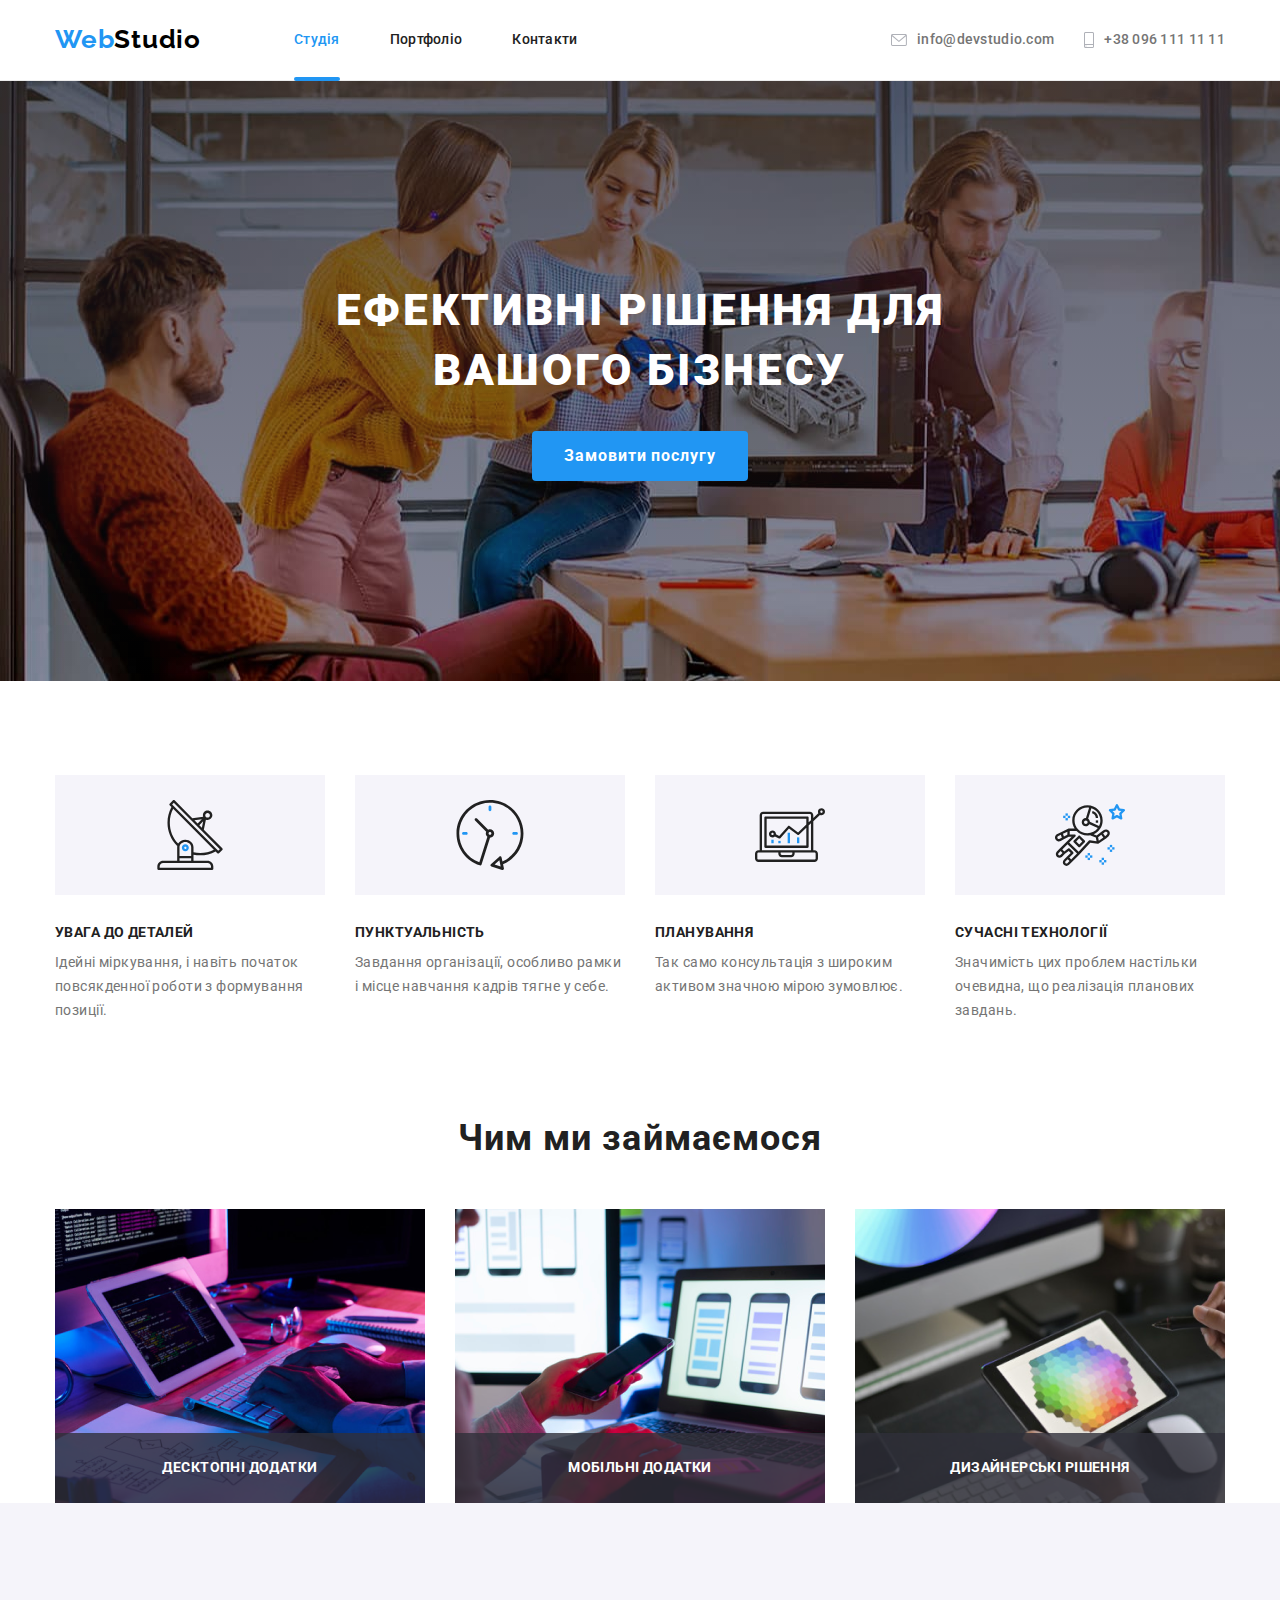
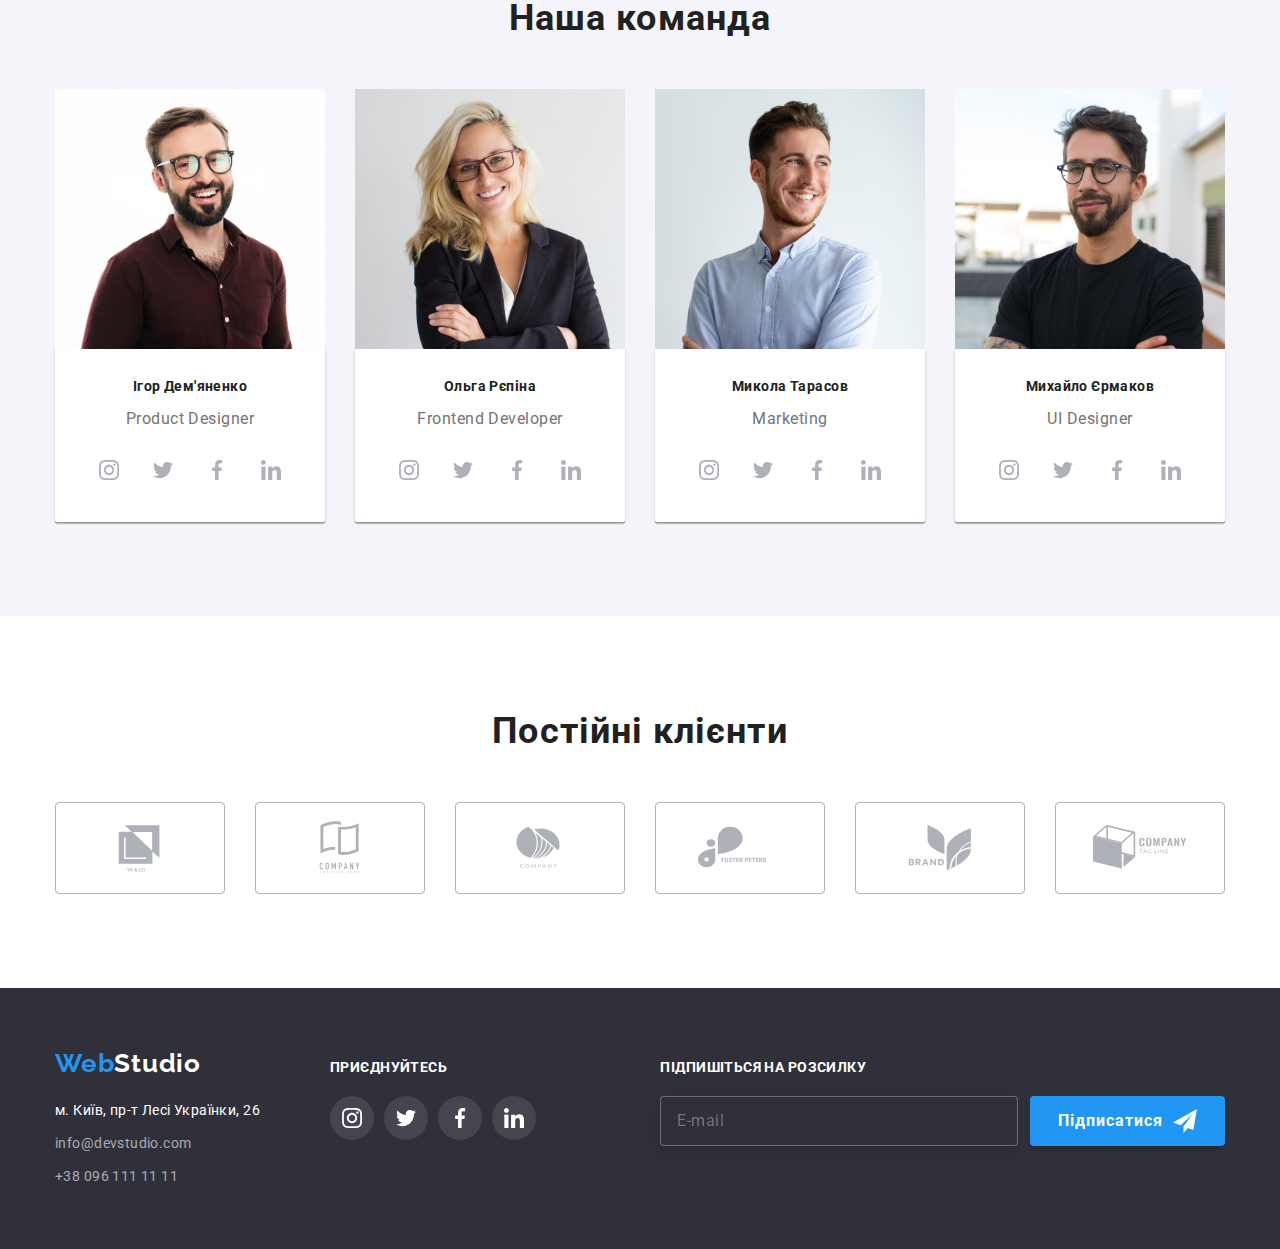
<file: index.html>
<!DOCTYPE html>
<html lang="uk">

<head>
  <meta charset="UTF-8" />
  <meta http-equiv="X-UA-Compatible" content="IE=edge" />
  <meta name="viewport" content="width=device-width, initial-scale=1.0" />
  <title>Web Studio</title>
  <link rel="preconnect" href="https://fonts.googleapis.com" />
  <link rel="preconnect" href="https://fonts.gstatic.com" crossorigin>
  <link href="https://fonts.googleapis.com/css2?family=Raleway:wght@700&family=Roboto:wght@400;500;700;900&display=swap"
    rel="stylesheet" />
  <link rel="stylesheet" href="https://cdnjs.cloudflare.com/ajax/libs/modern-normalize/1.1.0/modern-normalize.css"
    integrity="sha512-Y0MM+V6ymRKN2zStTqzQ227DWhhp4Mzdo6gnlRnuaNCbc+YN/ZH0sBCLTM4M0oSy9c9VKiCvd4Jk44aCLrNS5Q=="
    crossorigin="anonymous" referrerpolicy="no-referrer" />
  <link rel="stylesheet" href="./css/main.min.css" />

<body>
  <header class="header">
    <div class="header__content container">
      <nav class="navigation">
        <a lang="en" class="logo" href="./index.html">
          <span class="logo--accent">Web</span>Studio
        </a>
        <ul class="navigation__list">
          <li class="navigation__list accent-line"><a class="navigation__link navigation__link--accent" href="./index.html">Студія</a>
          </li>
          <li class="navigation__item"><a class="navigation__link" href="./portfolio.html">Портфоліо</a></li>
          <li class="navigation__item"><a class="navigation__link" href="/">Контакти</a></li>
        </ul>
      </nav>
      <div class="contact-container">
        <ul class="contact__list">
          <li class="contact__item">
            <div class="contact__icon">
              <a class="contact__link" href="mailto:info@devstudio.com">
                info@devstudio.com<svg width="16" height="12" class="contact__icon">
                  <use href="./images/icons.svg#icon-envelope-hover"></use>
                </svg>
              </a>
            </div>
          </li>
          <li class="contact__item">
            <div class="contact__icon">
              <a class="contact__link" href="tel:+380961111111">+38 096 111 11 11<svg width="10" height="16"
                  class="contact__icon">
                  <use href="./images/icons.svg#icon-smartphone"></use>
                </svg>
              </a>
            </div>
          </li>
        </ul>
      </div>
    </div>
  </header>
  
  <main class="main">
    <section class="hero-section">
      <div class="container hero__container">
        <h1 class="hero__title">Ефективні рішення для вашого бізнесу</h1>
        <button data-modal-open type="button" class="hero__button">Замовити послугу</button>
      </div>
    </section>

    <section class="advantage">
      <div class="container">
        <h2 class="caption visually-hidden">Наші переваги</h2>
        <ul class="advantage__list">
          <li class="advantage__item">
            <div class="advantage__container">
              <svg width="70" height="70" class="advantage__icon">
                <use href="./images/icons.svg#icon-antenna-1"></use>
              </svg>
            </div>
            <h3 class="advantage__title title">увага до деталей</h3>
            <p class="text">
              Ідейні міркування, і навіть початок повсякденної роботи з
              формування позиції.
            </p>
          </li>
          <li class="advantage__item">
            <div class="advantage__container">
              <svg width="70" height="70" class="advantage__icon">
                <use href="./images/icons.svg#icon-clock-1"></use>
              </svg>
            </div>
            <h3 class="advantage__title title">пунктуальність</h3>
            <p class="text">
              Завдання організації, особливо рамки і місце навчання кадрів тягне
              у себе.
            </p>
          </li>
          <li class="advantage__item">
            <div class="advantage__container">
              <svg width="70" height="70" class="advantage__icon">
                <use href="./images/icons.svg#icon-diagram-1"></use>
              </svg>
            </div>
            <h3 class="advantage__title title">планування</h3>
            <p class="text">
              Так само консультація з широким активом значною мірою зумовлює.
            </p>
          </li>
          <li class="advantage__item">
            <div class="advantage__container">
              <svg width="70px" height="70" class="advantage__icon">
                <use href="./images/icons.svg#icon-astronaut-1"></use>
              </svg>
            </div>
            <h3 class="advantage__title title">сучасні технології</h3>
            <p class="text">
              Значимість цих проблем настільки очевидна, що реалізація планових
              завдань.
            </p>
          </li>
        </ul>
      </div>
    </section>

    <section class="working">
      <div class="container">
        <h2 class="caption">Чим ми займаємося</h2>
        <ul class="working__list">
          <li class="working__item">
            <div class="working__position"> <img class="img" src="./images/box1.png" alt="Розробка стркутури продукту"
                width="370" />
              <h3 class="title working__title">Десктопні додатки</h3>
            </div>
          </li>
          <li class="working__item">
            <div class="working__position"> <img class="img" src="./images/box2.png" alt="Розробка мобільних додатків"
                width="370" />
              <h3 class="title working__title">Мобільні додатки</h3>
            </div>
          </li>
          <li class="working__item">
            <div class="working__position"> <img class="img" src="./images/box3.png" alt="Дизайн додатків"
                width="370" />
              <h3 class="title working__title">Дизайнерські рішення</h3>
            </div>
          </li>
        </ul>
      </div>
    </section>


    <section class="team">
      <div class="container">
        <h2 class="caption">Наша команда</h2>
        <ul class="team__list">
          <li class="team__item">
            <img class="img" src="./images/1.jpg" alt="Ігор Дем'яненко Продукт дизайнер" width="270" />
            <div class="team__card">
              <h3 class="title">Ігор Дем'яненко</h3>
              <p class="team__text text" lang="en">Product Designer</p>
              <ul class="team-icon__list">
                <li class="team-icon__item">
                  <a class="team-icon__link" href="https://www.instagram.com/">
                    <svg width="20" height="20" class="icon team__icon">
                      <use href="./images/icons.svg#icon-instagram-1"></use>
                    </svg>
                  </a>
                </li>
                <li class="team-item__icon">
                  <a class="team-icon__link" href="https://twitter.com/?lang=uk">
                    <svg width="20" height="20" class="icon team__icon">
                      <use href="./images/icons.svg#icon-twitter-1"></use>
                    </svg>
                  </a>
                </li>
                <li class="team-item__icon">
                  <a class="team-icon__link" href="https://uk-ua.facebook.com/">
                    <svg width="20" height="20" class="icon team__icon">
                      <use href="./images/icons.svg#icon-facebook-1"></use>
                    </svg>
                  </a>
                </li>
                <li class="team-item__icon">
                  <a class="team-icon__link" href="https://www.linkedin.com/">
                    <svg width="20" height="20" class="icon team__icon">
                      <use href="./images/icons.svg#icon-linkedin-1"></use>
                    </svg>
                  </a>
                </li>
              </ul>
            </div>
          </li>
          <li class="team__item">
            <img class="img" src="./images/2.jpg" alt="Ольга Рєпіна Фронтенд розробник" width="270" />
            <div class="team__card">
              <h3 class="title">Ольга Рєпіна</h3>
              <p class="team__text text" lang="en">Frontend Developer</p>
              <ul class="team-icon__list">
                <li class="team-icon__item">
                  <a class="team-icon__link" href="https://www.instagram.com/">
                    <svg width="20" height="20" class="icon team__icon">
                      <use href="./images/icons.svg#icon-instagram-1"></use>
                    </svg>
                  </a>
                </li>
                <li class="team-icon__item">
                  <a class="team-icon__link" href="https://twitter.com/?lang=uk">
                    <svg width="20" height="20" class="icon team__icon">
                      <use href="./images/icons.svg#icon-twitter-1"></use>
                    </svg>
                  </a>
                </li>
                <li class="team-icon__item">
                  <a class="team-icon__link" href="https://uk-ua.facebook.com/">
                    <svg width="20" height="20" class="icon team__icon">
                      <use href="./images/icons.svg#icon-facebook-1"></use>
                    </svg>
                  </a>
                </li>
                <li class="team-icon__item">
                  <a class="team-icon__link" href="https://www.linkedin.com/">
                    <svg width="20" height="20" class="icon team__icon">
                      <use href="./images/icons.svg#icon-linkedin-1"></use>
                    </svg>
                  </a>
                </li>
              </ul>
            </div>
          </li>
          <li class="team__item">
            <img class="img" src="./images/3.jpg" alt="Микола Тарасов Маркетолог" width="270" />
            <div class="team__card">
              <h3 class="title">Микола Тарасов</h3>
              <p class="team__text text" lang="en">Marketing</p>
              <ul class="team-icon__list">
                <li class="team-icon__item">
                  <a class="team-icon__link" href="https://www.instagram.com/">
                    <svg width="20" height="20" class="icon team__icon">
                      <use href="./images/icons.svg#icon-instagram-1"></use>
                    </svg>
                  </a>
                </li>
                <li class="team-icon__item">
                  <a class="team-icon__link" href="https://twitter.com/?lang=uk">
                    <svg width="20" height="20" class="icon team__icon">
                      <use href="./images/icons.svg#icon-twitter-1"></use>
                    </svg>
                  </a>
                </li>
                <li class="team-icon__item">
                  <a class="team-icon__link" href="https://uk-ua.facebook.com/">
                    <svg width="20" height="20" class="icon team__icon">
                      <use href="./images/icons.svg#icon-facebook-1"></use>
                    </svg>
                  </a>
                </li>
                <li class="team-icon__item">
                  <a class="team-icon__link" href="https://www.linkedin.com/">
                    <svg width="20" height="20" class="icon team__icon">
                      <use href="./images/icons.svg#icon-linkedin-1"></use>
                    </svg>
                  </a>
                </li>
              </ul>
            </div>
          </li>
          <li class="team__item">
            <img class="img" src="./images/4.jpg" alt="Михайло Єрмаков Дизайнер" width="270" />
            <div class="team__card">
              <h3 class="title">Михайло Єрмаков</h3>
              <p class="team__text text" lang="en">UI Designer</p>
              <ul class="team-icon__list">
                <li class="team-icon__item">
                  <a class="team-icon__link" href="https://www.instagram.com/">
                    <svg width="20" height="20" class="icon team__icon">
                      <use href="./images/icons.svg#icon-instagram-1"></use>
                    </svg>
                  </a>
                </li>
                <li class="team-icon__item">
                  <a class="team-icon__link" href="https://twitter.com/?lang=uk">
                    <svg width="20" height="20" class="icon team__icon">
                      <use href="./images/icons.svg#icon-twitter-1"></use>
                    </svg>
                  </a>
                </li>
                <li class="team-icon__item">
                  <a class="team-icon__link" href="https://uk-ua.facebook.com/">
                    <svg width="20" height="20" class="icon team__icon">
                      <use href="./images/icons.svg#icon-facebook-1"></use>
                    </svg>
                  </a>
                </li>
                <li class="team-icon__item">
                  <a class="team-icon__link" href="https://www.linkedin.com/">
                    <svg width="20" height="20" class="icon team__icon">
                      <use href="./images/icons.svg#icon-linkedin-1"></use>
                    </svg>
                  </a>
                </li>
              </ul>
            </div>
          </li>
        </ul>
      </div>
    </section>

    <section class="clients">
      <div class="container">
        <h2 class="caption">Постійні клієнти
        </h2>
        <ul class="clients__list">
          <li class="clients__item"><a class="clients__link" href="">
              <svg class="clients__icon" width="106" height="60">
                <use href="./images/icons.svg#icon-client1"></use>
              </svg>
            </a>
          </li>
          <li class="clients__item"><a class="clients__link" href="">
              <svg class="clients__icon" width="106" height="60">
                <use href="./images/icons.svg#icon-client2"></use>
              </svg>
            </a>
          </li>
          <li class="clients__item"><a class="clients__link" href="">
              <svg class="clients__icon" width="106" height="60">
                <use href="./images/icons.svg#icon-client3"></use>
              </svg>
            </a>
          </li>
          <li class="clients__item"><a class="clients__link" href="">
              <svg class="clients__icon" width="106" height="60">
                <use href="./images/icons.svg#icon-client4"></use>
              </svg>
            </a>
          </li>
          <li class="clients__item"><a class="clients__link" href="">
              <svg class="clients__icon" width="106" height="60">
                <use href="./images/icons.svg#icon-client5"></use>
              </svg>
            </a>
          </li>
          <li class="clients__item"><a class="clients__link" href="">
              <svg class="clients__icon" width="106" height="60">
                <use href="./images/icons.svg#icon-client6"></use>
              </svg>
            </a>
          </li>
        </ul>
      </div>
    </section>

  </main>

  <footer class="footer">
    <div class="footer__position container ">
      <div class="footer-adress">
        <a lang="en" class="logo footer__logo" href="./index.html">
          <span class="logo--accent">Web</span>Studio
        </a>
        <address class="adress">
          <ul class="adress__list">
            <li class="adress__item"><a class="adress__link address__link--white" href="/">м. Київ, пр-т Лесі
                Українки,
                26</a></li>
            <li class="adress__item"><a class="adress__link" href="mailto:info@devstudio.com">info@devstudio.com</a>
            </li>
            <li class="adress__item"><a class="adress__link" href="tel:+380961111111">+38 096 111 11 11</a></li>
          </ul>
        </address>
      </div>
      <div class="footer-icon">
        <strong class="footer__strong">приєднуйтесь</strong>
        <ul class="footer-icon__list">
          <li class="footer-icon__item">
            <a class="footer-icon__link" href="https://www.instagram.com/">
              <svg width="20" height="20" class="icon footer__icon">
                <use href="./images/icons.svg#icon-instagram-2"></use>
              </svg>
            </a>
          </li>
          <li class="footer-icon__item">
            <a class="footer-icon__link" href="https://twitter.com/?lang=uk">
              <svg width="20" height="20" class="icon footer__icon">
                <use href="./images/icons.svg#icon-twitter-2"></use>
              </svg>
            </a>
          </li>
          <li class="footer-icon__item">
            <a class="footer-icon__link" href="https://uk-ua.facebook.com/">
              <svg width="20" height="20" class="icon footer__icon">
                <use href="./images/icons.svg#icon-facebook-2"></use>
              </svg>
            </a>
          </li>
          <li class="footer-icon__item">
            <a class="footer-icon__link" href="https://www.linkedin.com/">
              <svg width="20" height="20" class="icon footer__icon">
                <use href="./images/icons.svg#icon-linkedin-2"></use>
              </svg>
            </a>
          </li>
        </ul>
      </div>
      <div class="footer-form__position">
        <strong class="footer__strong">Підпишіться на розсилку</strong>
        <form class="footer-form">
          <label class="footer-form__label">
            <input class="footer-form__input" lang="en" type="email" placeholder="E-mail" />
          </label>
          <button type="submit" class="footer-form__btn">Підписатися
            <svg width="24" height="24" class="footer-form__icon">
              <use href="./images/icons.svg#icon-send"></use>
            </svg>
          </button>
        </form>
      </div>
    </div>
  </footer>
  
  <div data-modal class="backdrop is-hidden">
    <div class="modal">
      <button type="button" class="modal__button" data-modal-close>
        <svg width="18" height="18">
          <use href="./images/icons.svg#icon-close"></use>
        </svg>
      </button>
      <form class="form">
        <strong class="form__title">Залиште свої дані, ми вам передзвонимо</strong>

        <ul class="form__list">
          <li>
            <label for="name" class="form__label">Ім'я
              <input type="text" class="form__input" id="name">
              <svg class="form__icon" width="18" height="18">
                <use href="./images/icons.svg#icon-person"></use>
              </svg>
            </label>
          </li>
          <li>
            <label for="tel" class="form__label">Телефон
              <input type="tel" class="form__input" id="tel">
              <svg class="form__icon" width="18" height="18">
                <use href="./images/icons.svg#icon-phone2"></use>
              </svg>
            </label>
          </li>
          <li>
            <label for="email" class="form__label">Пошта
              <input type="email" class="form__input" id="email">
              <svg class="form__icon" width="18" height="18">
                <use href="./images/icons.svg#icon-email"></use>
              </svg>
            </label>
          </li>
          <li>
            <label class="form__label">Коментар
              <textarea class="form__textarea" name="textarea" rows="6" placeholder="Введіть текст">
                   </textarea>
            </label>
          </li>
        </ul>
        <label for="checkbox" class="form__label-checkbox">
          <input type="checkbox" class="form__input-checkbox" id="checkbox">
          <span class="form__icon-checkbox"></span>
          Погоджуюся з розсилкою та приймаю <a href="" class="form__link">Умови
            договору</a>
        </label>

        <button type="submit" class="form__btn">Відправити</button>

      </form>
    </div>

  </div>

  <script src="./js/modal.js"></script>
</body>





</html>
</file>
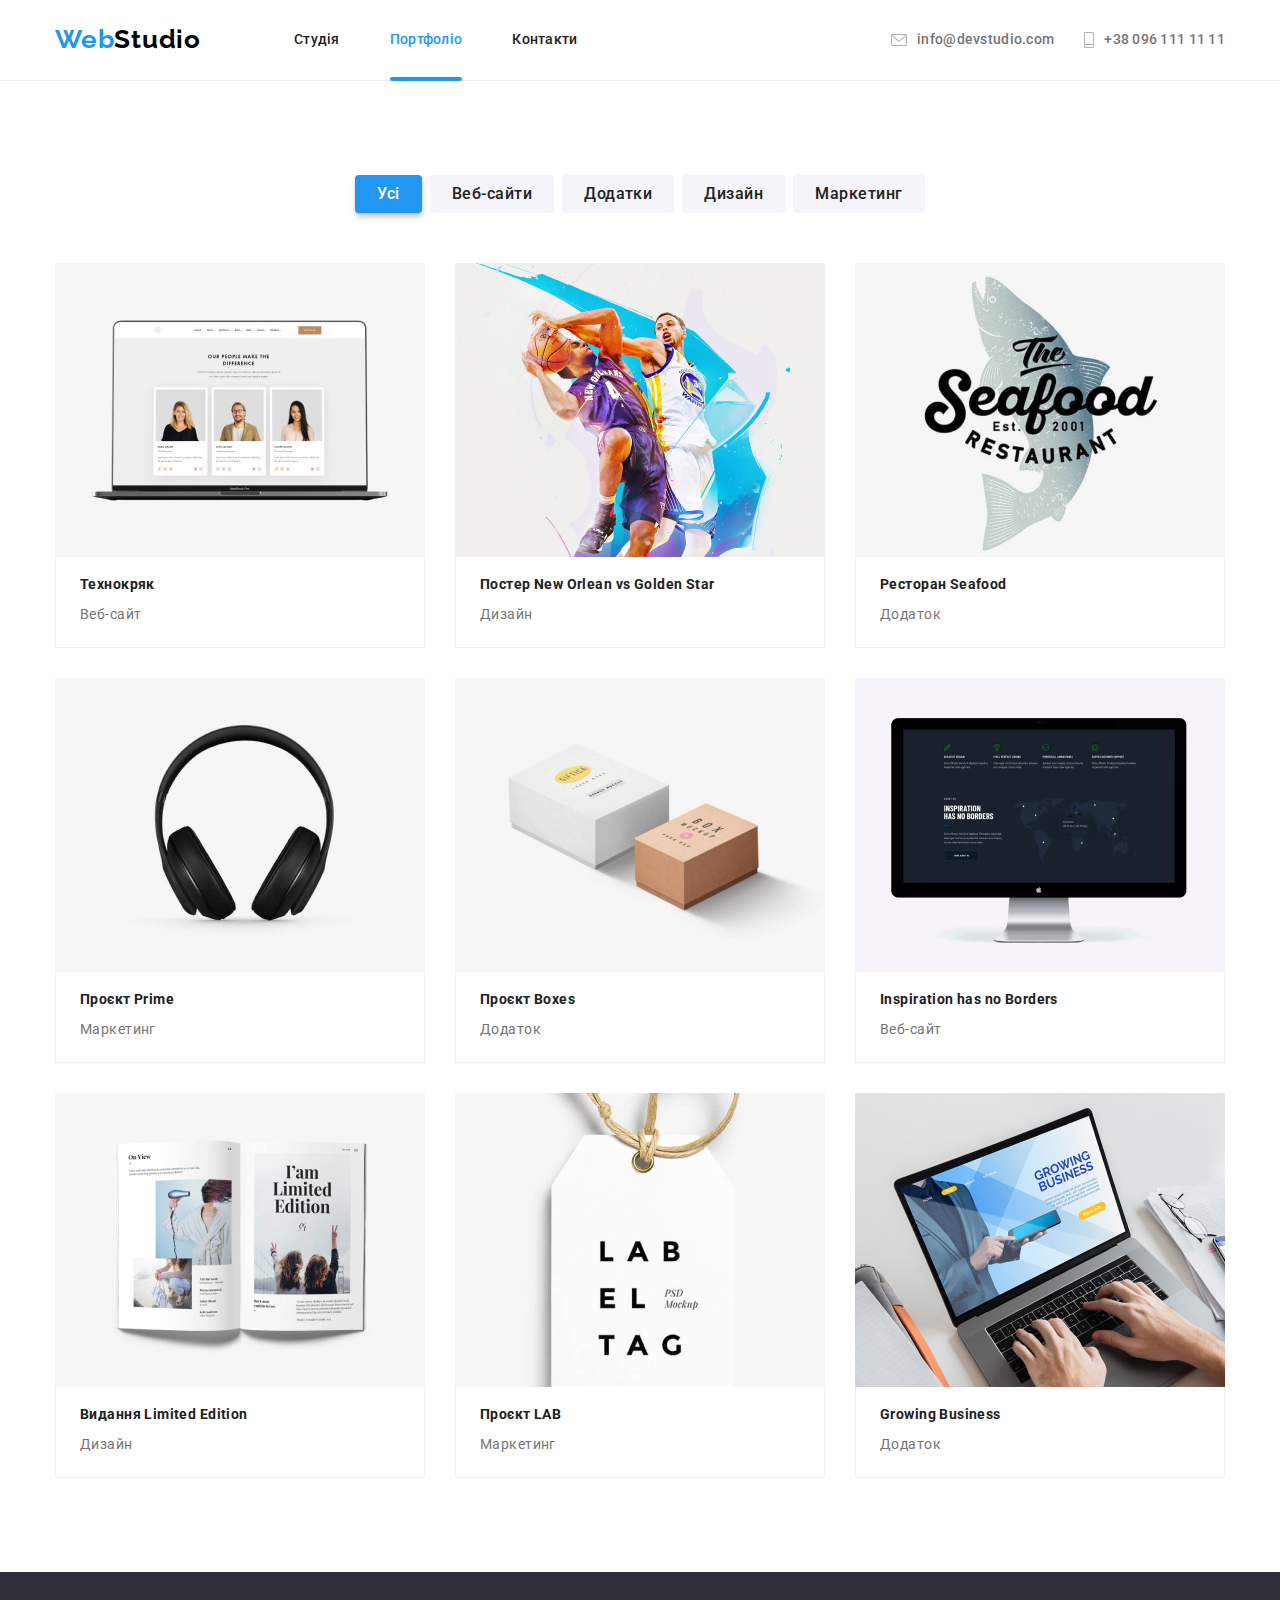
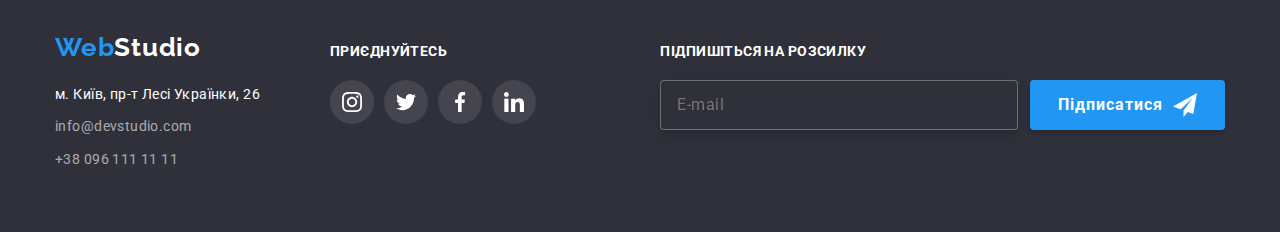
<file: portfolio.html>
<!DOCTYPE html>
<html lang="uk">
  <head>
    <meta charset="UTF-8" />
    <meta http-equiv="X-UA-Compatible" content="IE=edge" />
    <meta name="viewport" content="width=device-width, initial-scale=1.0" />
    <title>Web Studio</title>
    <link rel="preconnect" href="https://fonts.googleapis.com" />
    <link rel="preconnect" href="https://fonts.gstatic.com" crossorigin />
    <link
      href="https://fonts.googleapis.com/css2?family=Raleway:wght@700&family=Roboto:wght@400;500;700;900&display=swap"
      rel="stylesheet"
    />
    <link
      rel="stylesheet"
      href="https://cdnjs.cloudflare.com/ajax/libs/modern-normalize/1.1.0/modern-normalize.css"
      integrity="sha512-Y0MM+V6ymRKN2zStTqzQ227DWhhp4Mzdo6gnlRnuaNCbc+YN/ZH0sBCLTM4M0oSy9c9VKiCvd4Jk44aCLrNS5Q=="
      crossorigin="anonymous"
      referrerpolicy="no-referrer"
    />
    <link rel="stylesheet" href="./css/main.min.css" />
  </head>

  <header class="header">
    <div class="header__content container">
      <nav class="navigation">
        <a lang="en" class="logo" href="./index.html">
          <span class="logo--accent">Web</span>Studio
        </a>
        <ul class="navigation__list">
          <li class="navigation__item"><a class="navigation__link " href="./index.html">Студія</a>
          </li>
          <li class="navigation__item accent-line"><a class="navigation__link navigation__link--accent"
              href="./portfolio.html">Портфоліо</a></li>
          <li class="navigation__item"><a class="navigation__link" href="/">Контакти</a></li>
        </ul>
      </nav>

      <ul class="contact__list">
        <li class="contact__item">

          <a class="contact__link" href="mailto:info@devstudio.com">
            info@devstudio.com<svg width="16" height="12" class="contact__icon">
              <use href="./images/icons.svg#icon-envelope-hover"></use>
            </svg>
          </a>

        </li>
        <li class="contact__item">

          <a class="contact__link" href="tel:+380961111111">+38 096 111 11 11<svg width="10" height="16"
              class="contact__icon">
              <use href="./images/icons.svg#icon-smartphone"></use>
            </svg>
          </a>

        </li>
      </ul>
    </div>
  </header>

    <main class="main">
    <section class="main__portfolio">
      <div class="container">
        <h1 class="subject visually-hidden">Каталог послуг</h1>
        <ul class="btn__list">
          <li class="btn__item">
            <button class="button button--accent" type="button">Усі</button>
          </li>
          <li class="btn__item">
            <button class="button" type="button">Веб-сайти</button>
          </li>
          <li class="btn__item">
            <button class="button" type="button">Додатки</button>
          </li>
          <li class="btn__item">
            <button class="button" type="button">Дизайн</button>
          </li>
          <li class="btn__item">
            <button class="button" type="button">Маркетинг</button>
          </li>
        </ul>
        <ul class="card__list">
          <li class="card__item">
            <a class="card__link" href="">
              <div class="card__overlay"> <img class="img" src="./images/laptop.jpg" alt="сайт технокряк" width="370" />
                <p class="card__text--overlay">Ресурс пропонує комплексні пропозиції з різним рівнем функціоналу та
                  сервісів.
                  Все це дозволить відвідувачу отримати вичерпні відомості про компанію чи приватну особу.</p>
              </div>
              <div class="card__border">
                <h2 class="title">Технокряк</h2>
                <p class="text">Веб-сайт</p>
              </div>
            </a>
          </li>
          <li class="card__item">
            <a class="card__link" href="">
              <div class="card__overlay"> <img class="img" src="./images/two-basketball-players.jpg" alt="дизайн постера" width="370" />
                <p class="card__text--overlay">Ресурс пропонує комплексні пропозиції з різним рівнем функціоналу та
                  сервісів.
                  Все це дозволить відвідувачу отримати вичерпні відомості про компанію чи приватну особу.</p>
              </div>
              <div class="card__border">
                <h2 class="title">
                  Постер <span lang="en"> New Orlean vs Golden Star</span></h2>
                <p class="text">Дизайн</p>
              </div>
            </a>
          </li>
          <li class="card__item">
            <a class="card__link" href="">
              <div class="card__overlay"> <img class="img" src="./images/logo-seafood.jpg" alt="додаток ресторану"
                  width="370" />
                <p class="card__text--overlay">Ресурс пропонує комплексні пропозиції з різним рівнем функціоналу та
                  сервісів.
                  Все це дозволить відвідувачу отримати вичерпні відомості про компанію чи приватну особу.</p>
              </div>
              <div class="card__border">
                <h2 class="title">Ресторан <span lang="en">Seafood</span></h2>
                <p class="text">Додаток</p>
              </div>
            </a>
          </li>
          <li class="card__item">
            <a class="card__link" href="">
              <div class="card__overlay"> <img class="img" src="./images/full-size-headphones.jpg" alt="фото з проекту прайм"
                  width="370" />
                <p class="card__text--overlay">Ресурс пропонує комплексні пропозиції з різним рівнем функціоналу та
                  сервісів.
                  Все це дозволить відвідувачу отримати вичерпні відомості про компанію чи приватну особу.</p>
              </div>
              <div class="card__border">
                <h2 class="title">Проєкт <span lang="en">Prime</span></h2>
                <p class="text">Маркетинг</p>
              </div>
            </a>
          </li>
          <li class="card__item">
            <a class="card__link" href="">
              <div class="card__overlay"> <img class="img" src="./images/two-boxes.jpg" alt="фото з додатку" width="370" />
                <p class="card__text--overlay">Ресурс пропонує комплексні пропозиції з різним рівнем функціоналу та
                  сервісів.
                  Все це дозволить відвідувачу отримати вичерпні відомості про компанію чи приватну особу.</p>
              </div>
              <div class="card__border">
                <h2 class="title">Проєкт <span lang="en">Boxes</span></h2>
                <p class="text">Додаток</p>
              </div>
            </a>
          </li>
          <li class="card__item">
            <a class="card__link" href="">
              <div class="card__overlay"> <img class="img" src="./images/monitor.jpg" alt="веб-сайт" width="370" />
                <p class="card__text--overlay">Ресурс пропонує комплексні пропозиції з різним рівнем функціоналу та
                  сервісів.
                  Все це дозволить відвідувачу отримати вичерпні відомості про компанію чи приватну особу.</p>
              </div>
              <div class="card__border">
                <h2 class="title" lang="en">Inspiration has no Borders</h2>
                <p class="text">Веб-сайт</p>
              </div>
            </a>
          </li>
          <li class="card__item">
            <a class="card__link" href="">
              <div class="card__overlay"> <img class="img" src="./images/open-book.jpg" alt="дизайн видання" width="370" />
                <p class="card__text--overlay">Ресурс пропонує комплексні пропозиції з різним рівнем функціоналу та
                  сервісів.
                  Все це дозволить відвідувачу отримати вичерпні відомості про компанію чи приватну особу.</p>
              </div>
              <div class="card__border">
                <h2 class="title">
                  Видання <span lang="en">Limited Edition</span>
                </h2>
                <p class="text">Дизайн</p>
              </div>
            </a>
          </li>
          <li class="card__item">
            <a class="card__link" href="">
              <div class="card__overlay"> <img class="img" src="./images/tag.jpg" alt="фото з проекту" width="370" />
                <p class="card__text--overlay">Ресурс пропонує комплексні пропозиції з різним рівнем функціоналу та
                  сервісів.
                  Все це дозволить відвідувачу отримати вичерпні відомості про компанію чи приватну особу.</p>
              </div>
              <div class="card__border">
                <h2 class="title">Проєкт <span lang="en">LAB</span></h2>
                <p class="text">Маркетинг</p>
              </div>
            </a>
          </li>
          <li class="card__item">
            <a class="card__link" href="">
              <div class="card__overlay"> <img class="img" src="./images/hands-behind-the-laptop.jpg" alt="додаток" width="370" />
                <p class="card__text--overlay">Ресурс пропонує комплексні пропозиції з різним рівнем функціоналу та
                  сервісів.
                  Все це дозволить відвідувачу отримати вичерпні відомості про компанію чи приватну особу.</p>
              </div>
              <div class="card__border">
                <h2 class="title" lang="en">Growing Business</h2>
                <p class="text">Додаток</p>
              </div>
            </a>
          </li>
        </ul>
      </div>
    </section>
  </main>

    <footer class="footer">
      <div class="footer__position container">
        <div class="footer-adress">
          <a lang="en" class="logo footer__logo" href="./index.html">
            <span class="logo--accent">Web</span>Studio
          </a>
          <address class="adress">
            <ul class="adress__list">
              <li class="adress__item">
                <a class="adress__link address__link--white" href="/"
                  >м. Київ, пр-т Лесі Українки, 26</a
                >
              </li>
              <li class="adress__item">
                <a class="adress__link" href="mailto:info@devstudio.com">info@devstudio.com</a>
              </li>
              <li class="adress__item">
                <a class="adress__link" href="tel:+380961111111">+38 096 111 11 11</a>
              </li>
            </ul>
          </address>
        </div>
        <div class="footer-icon">
          <strong class="footer__strong">приєднуйтесь</strong>
          <ul class="footer-icon__list">
            <li class="footer-icon__item">
              <a class="footer-icon__link" href="https://www.instagram.com/">
                <svg width="20" height="20" class="icon footer__icon">
                  <use href="./images/icons.svg#icon-instagram-2"></use>
                </svg>
              </a>
            </li>
            <li class="footer-icon__item">
              <a class="footer-icon__link" href="https://twitter.com/?lang=uk">
                <svg width="20" height="20" class="icon footer__icon">
                  <use href="./images/icons.svg#icon-twitter-2"></use>
                </svg>
              </a>
            </li>
            <li class="footer-icon__item">
              <a class="footer-icon__link" href="https://uk-ua.facebook.com/">
                <svg width="20" height="20" class="icon footer__icon">
                  <use href="./images/icons.svg#icon-facebook-2"></use>
                </svg>
              </a>
            </li>
            <li class="footer-icon__item">
              <a class="footer-icon__link" href="https://www.linkedin.com/">
                <svg width="20" height="20" class="icon footer__icon">
                  <use href="./images/icons.svg#icon-linkedin-2"></use>
                </svg>
              </a>
            </li>
          </ul>
        </div>
        <div class="footer-form__position">
          <strong class="footer__strong">Підпишіться на розсилку</strong>
          <form class="footer-form">
            <label class="footer-form__label">
              <input class="footer-form__input" lang="en" type="email" placeholder="E-mail" />
            </label>
            <button type="submit" class="footer-form__btn">
              Підписатися
              <svg width="24" height="24" class="footer-form__icon">
                <use href="./images/icons.svg#icon-send"></use>
              </svg>
            </button>
          </form>
        </div>
      </div>
    </footer>
  </body>
</html>
</file>
<file: css/main.min.css>
h1,
h2,
h3,
h4,
h5,
h6,
p,
ul {
    margin: 0;
    margin: 0;
    padding: 0;
    padding: 0
}

.container {
    width: 1200px;
    padding-left: 15px;
    padding-right: 15px;
    margin-left: auto;
    margin-right: auto
}

.img {
    display: block
}

.visually-hidden {
    position: absolute;
    width: 1px;
    height: 1px;
    margin: -1px;
    border: 0;
    padding: 0;
    white-space: nowrap;
    -webkit-clip-path: inset(100%);
    clip-path: inset(100%);
    clip: rect(0 0 0 0);
    overflow: hidden
}

.title {
    font-family: "Roboto", "sens-serif";
    font-style: normal;
    font-weight: 700;
    font-size: 14px;
    line-height: 1.14;
    letter-spacing: .03em;
    color: #212121
}

.text {
    margin-top: 10px;
    font-family: "Roboto", "sens-serif";
    font-style: normal;
    font-weight: 400;
    font-size: 14px;
    line-height: 1.71;
    letter-spacing: .03em;
    color: #757575
}

.header {
    border-bottom: 1px solid #ececec
}

.header__content {
    display: flex;
    align-items: center
}

.logo {
    color: #000;
    text-decoration: none;
    font-family: "Raleway", "sens-serif";
    font-style: normal;
    font-weight: 700;
    font-size: 26px;
    line-height: 1.19;
    letter-spacing: .03em;
    margin-right: 93px;
    padding-top: 24px;
    padding-bottom: 25px
}

.logo--accent {
    color: #2196f3
}

.accent-line {
    position: relative
}

.accent-line::after {
    content: "";
    position: absolute;
    left: 0;
    bottom: -1px;
    width: 100%;
    height: 4px;
    display: block;
    border-radius: 2px;
    background-color: #2196f3
}

.navigation {
    display: flex;
    align-items: center
}

.contact__list {
    display: flex;
    list-style: none;
    gap: 30px
}

.contact-container {
    margin-left: auto
}

.contact__link {
    display: block;
    color: #757575;
    text-decoration: none;
    font-family: "Roboto", "sens-serif";
    font-style: normal;
    font-weight: 500;
    font-size: 14px;
    line-height: 1.14;
    letter-spacing: .02em;
    padding-top: 32px;
    padding-bottom: 32px
}

.contact__list {
    list-style: none;
    display: flex;
    margin-left: auto
}

.contact__link {
    display: flex;
    flex-direction: row-reverse;
    align-items: center;
    gap: 10px;
    text-decoration: none;
    fill: #afb1b8;
    transition: color 250ms cubic-bezier(0.4, 0, 0.2, 1), fill 250ms cubic-bezier(0.4, 0, 0.2, 1)
}

.contact__link:hover,
.contact__link:focus {
    color: #2196f3;
    fill: #2196f3
}

.navigation__list {
    display: flex;
    list-style: none;
    gap: 50px
}

.navigation__link {
    color: #212121;
    text-decoration: none;
    font-family: "Roboto", "sens-serif";
    font-style: normal;
    font-weight: 500;
    font-size: 14px;
    line-height: 1.14;
    letter-spacing: .02em;
    display: inline-block;
    padding-top: 32px;
    padding-bottom: 32px;
    transition: color 250ms cubic-bezier(0.4, 0, 0.2, 1)
}

.navigation__link:hover,
.navigation__link:focus {
    color: #2196f3
}

.navigation__link--accent {
    color: #2196f3
}

.hero-section {
    background-image: linear-gradient(180deg, rgba(47, 48, 58, 0.4) 0%, rgba(47, 48, 58, 0) 100%), url("../images/background-image.jpg");
    background-size: cover;
    background-repeat: no-repeat;
    max-width: 1600px;
    max-height: 600px;
    background-color: #2f303a;
    text-align: center;
    padding-top: 200px;
    padding-bottom: 200px;
    margin: 0 auto
}

.hero__container {
    width: 696px
}

.hero__title {
    color: #fff;
    font-family: "Roboto", "sens-serif";
    font-style: normal;
    font-weight: 900;
    font-size: 44px;
    line-height: 1.36;
    text-align: center;
    letter-spacing: .06em;
    text-align: center;
    text-transform: uppercase;
    margin-bottom: 30px
}

.hero__button {
    cursor: pointer;
    color: #fff;
    background-color: #2196f3;
    border: 0px;
    font-family: "Roboto", "sens-serif";
    font-style: normal;
    font-weight: 700;
    font-size: 16px;
    line-height: 1.88;
    letter-spacing: .06em;
    display: inline-block;
    padding-left: 32px;
    padding-top: 10px;
    padding-right: 32px;
    padding-bottom: 10px;
    border-radius: 4px;
    transition: background-color 250ms cubic-bezier(0.4, 0, 0.2, 1)
}

.hero__button:hover,
.hero__button:focus {
    background-color: #188ce8
}

.advantage {
    padding-top: 94px
}

.advantage__list {
    list-style: none;
    display: flex;
    gap: 30px
}

.advantage__container {
    background-color: #f5f4fa;
    width: 270px;
    height: 120px;
    display: flex;
    margin-bottom: 30px;
    fill: currentColor;
    align-items: center;
    justify-content: center
}

.advantage__title {
    text-transform: uppercase
}

.working {
    padding-top: 94px
}

.caption {
    font-family: "Roboto", "sens-serif";
    font-style: normal;
    font-weight: 700;
    font-size: 36px;
    line-height: 1.17;
    text-align: center;
    letter-spacing: .03em;
    color: #212121;
    margin-bottom: 50px
}

.working__list {
    list-style: none;
    display: flex;
    gap: 30px
}

.working__position {
    position: relative;
    display: block
}

.working__title {
    position: absolute;
    display: flex;
    justify-content: center;
    align-items: center;
    width: 100%;
    left: 0;
    bottom: 0;
    text-transform: uppercase;
    background-color: rgba(47, 48, 58, .8);
    height: 70px;
    margin-bottom: 0;
    color: #fff
}

.title {
    font-family: "Roboto", "sens-serif";
    font-style: normal;
    font-weight: 700;
    font-size: 14px;
    line-height: 1.14;
    letter-spacing: .03em
}

.team {
    background-color: #f5f4fa;
    padding-top: 94px;
    padding-bottom: 94px
}

.team__list {
    list-style: none;
    display: flex;
    gap: 30px
}

.team__text {
    font-size: 16px
}

.team__card {
    background-color: #fff;
    text-align: center;
    border-radius: 0 0 2px 2px;
    box-shadow: 0px 1px 3px rgba(0, 0, 0, .1607843137), 0px 1px 1px rgba(0, 0, 0, .1411764706), 0px 2px 1px rgba(0, 0, 0, .2);
    padding-top: 30px;
    padding-bottom: 30px;
    padding-left: 32px;
    padding-right: 32px
}

.team-icon__list {
    list-style: none;
    display: flex;
    gap: 10px;
    margin-top: 16px
}

.team-icon__link {
    text-decoration: none;
    width: 44px;
    height: 44px;
    border-radius: 50%;
    padding: 12px;
    fill: #afb1b8;
    display: flex;
    align-items: center;
    justify-content: center;
    transition: background-color 250ms cubic-bezier(0.4, 0, 0.2, 1), fill 250ms cubic-bezier(0.4, 0, 0.2, 1)
}

.team-icon__link:hover,
.team-icon__link:focus {
    fill: #fff;
    background-color: #2196f3
}

.clients {
    padding-top: 94px;
    padding-bottom: 94px
}

.clients__list {
    list-style: none;
    display: flex;
    gap: 30px
}

.clients__link {
    border: 1px solid #afb1b8;
    border-radius: 4px;
    display: inline-block;
    fill: #afb1b8;
    width: 170px;
    height: 92px;
    display: flex;
    justify-content: center;
    align-items: center;
    transition: border 250ms cubic-bezier(0.4, 0, 0.2, 1), fill 250ms cubic-bezier(0.4, 0, 0.2, 1)
}

.clients__link:hover,
.clients__link:focus {
    fill: #2196f3;
    border: 1px solid #2196f3
}

.footer {
    background-color: #2f303a;
    padding-top: 60px;
    padding-bottom: 60px
}

.footer__position {
    display: flex;
    align-items: baseline
}

.footer__logo {
    display: inline-block;
    color: #fff;
    margin-bottom: 20px;
    margin-right: 0;
    padding: 0
}

.adress__list {
    list-style: none;
    display: flex;
    flex-direction: column;
    gap: 9px
}

.adress__link {
    text-decoration: none;
    color: rgba(255, 255, 255, .6);
    transition: color 250ms cubic-bezier(0.4, 0, 0.2, 1);
    font-family: "Roboto", "sens-serif";
    font-style: normal;
    font-weight: 400;
    font-size: 14px;
    line-height: 1.71;
    letter-spacing: .03em
}

.adress__link:hover,
.adress__link:focus {
    color: #2196f3
}

.address__link--white {
    color: #fff
}

.footer-icon {
    display: flex;
    flex-direction: column;
    margin-left: 70px
}

.footer-form__position {
    margin-left: auto
}

.footer__strong {
    display: inline-block;
    margin-bottom: 20px;
    font-family: "Roboto", "sens-serif";
    font-style: normal;
    font-weight: 700;
    font-size: 14px;
    line-height: 1.14;
    letter-spacing: .03em;
    color: #fff;
    text-transform: uppercase
}

.footer-icon__list {
    list-style: none;
    display: flex;
    gap: 10px
}

.footer-icon__link {
    text-decoration: none;
    width: 44px;
    height: 44px;
    border-radius: 50%;
    display: flex;
    justify-content: center;
    align-items: center;
    fill: #fff;
    background-color: rgba(255, 255, 255, .1);
    transition: background-color 250ms cubic-bezier(0.4, 0, 0.2, 1)
}

.footer-icon__link:hover,
.footer-icon__link:focus {
    background-color: #2196f3
}

.footer-form {
    display: flex;
    align-items: baseline;
    gap: 12px
}

.footer-form__input {
    width: 358px;
    color: rgba(255, 255, 255, .6);
    background-color: #2f303a;
    font-family: "Roboto";
    font-style: normal;
    font-weight: 400;
    font-size: 16px;
    line-height: 1.25;
    letter-spacing: .03em;
    border: 1px;
    padding-top: 14px;
    padding-bottom: 14px;
    padding-left: 16px;
    border: 1px solid rgba(255, 255, 255, .3);
    border-radius: 4px;
    outline: none;
    filter: drop-shadow(0px 4px 4px rgba(0, 0, 0, 0.15))
}

.footer-form__btn {
    display: block;
    color: #fff;
    background-color: #2196f3;
    fill: #fff;
    box-shadow: 0px 4px 4px rgba(0, 0, 0, .15);
    border: none;
    border-radius: 4px;
    padding-left: 28px;
    padding-right: 28px;
    padding-top: 10px;
    padding-bottom: 10px;
    display: flex;
    gap: 10px;
    align-items: center;
    cursor: pointer;
    font-family: "Roboto", "sens-serif";
    font-style: normal;
    font-weight: 700;
    font-size: 16px;
    line-height: 1.88;
    letter-spacing: .06em
}

.backdrop {
    position: fixed;
    top: 0;
    left: 0;
    width: 100%;
    height: 100%;
    background-color: rgba(0, 0, 0, .2);
    opacity: 1;
    transition: opacity 250ms cubic-bezier(0.4, 0, 0.2, 1)
}

.is-hidden {
    opacity: 0;
    pointer-events: none
}

.modal {
    position: absolute;
    top: 50%;
    left: 50%;
    width: 528px;
    height: 581px;
    background-color: #fff;
    transform: translate(-50%, -50%) scale(1);
    transition: transform 250ms cubic-bezier(0.4, 0, 0.2, 1);
    padding: 40px
}

.modal__button {
    position: absolute;
    top: 8px;
    right: 8px;
    width: 30px;
    height: 30px;
    text-decoration: none;
    fill: #000;
    background-color: #fff;
    display: flex;
    justify-content: center;
    align-items: center;
    border: 1px solid rgba(0, 0, 0, .1);
    border-radius: 50%;
    cursor: pointer;
    transition: fill 250ms
}

.modal__button:hover,
.modal__button:focus {
    fill: #2196f3
}

.form {
    display: flex;
    flex-direction: column
}

.form__title {
    font-family: "Roboto";
    font-style: normal;
    font-weight: 700;
    font-size: 20px;
    line-height: 1.15;
    letter-spacing: .03em;
    display: block;
    text-align: center;
    color: #212121;
    margin-bottom: 12px
}

.form__list {
    display: flex;
    flex-direction: column;
    gap: 10px;
    margin-bottom: 20px;
    list-style: none
}

.form__label {
    color: #757575;
    position: relative;
    display: flex;
    flex-direction: column;
    font-family: "Roboto";
    font-style: normal;
    font-weight: 400;
    font-size: 12px;
    line-height: 1.17;
    letter-spacing: .01em
}

.form__label:focus-within .form__icon {
    fill: #2196f3
}

.form__label:focus-within .form__input,
.form__label:focus-within .form__textarea {
    border: 1px solid #2196f3
}

.form__input {
    display: inline-block;
    border: 1px solid rgba(33, 33, 33, .2);
    border-radius: 4px;
    padding-top: 11px;
    padding-bottom: 11px;
    padding-left: 42px;
    outline: none;
    margin-top: 4px;
    transition: border 250ms cubic-bezier(0.4, 0, 0.2, 1)
}

.form__icon {
    position: absolute;
    top: 50%;
    left: 12px;
    transition: fill 250ms cubic-bezier(0.4, 0, 0.2, 1)
}

.form__textarea {
    height: 120px;
    resize: none;
    padding-left: 16px;
    padding-top: 12px;
    padding-right: 16px;
    padding-bottom: 12px;
    font-family: "Roboto";
    font-style: normal;
    font-weight: 400;
    font-size: 12px;
    line-height: 1.17;
    letter-spacing: .01em;
    color: #212121;
    border: 1px solid rgba(33, 33, 33, .2);
    border-radius: 4px;
    outline: none;
    margin-top: 4px
}

.form__textarea::-moz-placeholder {
    color: rgba(117, 117, 117, .5)
}

.form__textarea:-ms-input-placeholder {
    color: rgba(117, 117, 117, .5)
}

.form__textarea::placeholder {
    color: rgba(117, 117, 117, .5)
}

.form__label-checkbox {
    display: flex;
    align-items: center;
    gap: 10px;
    margin-bottom: 30px;
    font-family: "Roboto", "sens-serif";
    font-style: normal;
    font-weight: 500;
    font-size: 14px;
    line-height: 1.14;
    letter-spacing: .02em;
    color: #757575
}

.form__input-checkbox {
    display: inline-block;
    -webkit-appearance: none;
    -moz-appearance: none;
    appearance: none
}

.form__link {
    text-decoration: none;
    color: #2196f3;
    border-bottom: 1px solid #2196f3
}

.form__icon-checkbox {
    display: inline-block;
    background-image: url("../images/no-check.svg");
    width: 16px;
    height: 15px;
    transition: background-image 250ms cubic-bezier(0.4, 0, 0.2, 1)
}

.form__input-checkbox:checked~.form__icon-checkbox {
    background-image: url("../images/check.svg")
}

.form__btn {
    display: block;
    margin: 0 auto;
    padding: 10px;
    width: 200px;
    height: 50px;
    color: #fff;
    background-color: #2196f3;
    box-shadow: 0px 4px 4px rgba(0, 0, 0, .15);
    border-radius: 4px;
    border: none;
    cursor: pointer;
    font-family: "Roboto", "sens-serif";
    font-style: normal;
    font-weight: 700;
    font-size: 16px;
    line-height: 1.88;
    letter-spacing: .06em;
    transition: background-color 250ms cubic-bezier(0.4, 0, 0.2, 1)
}

.form__btn:hover,
.form__btn:focus {
    background-color: #188ce8
}

.main__portfolio {
    padding-top: 94px;
    padding-bottom: 94px
}

.btn__list {
    list-style: none;
    display: flex;
    justify-content: center;
    gap: 8px;
    margin-bottom: 50px
}

.button {
    cursor: pointer;
    color: #212121;
    background-color: #f5f4fa;
    border: 0px;
    font-family: "Roboto";
    font-style: normal;
    font-weight: 500;
    font-size: 16px;
    line-height: 1.62;
    letter-spacing: .03em;
    padding-left: 22px;
    padding-top: 6px;
    padding-right: 22px;
    padding-bottom: 6px;
    border-radius: 4px;
    transition: color 250ms cubic-bezier(0.4, 0, 0.2, 1), background-color 250ms cubic-bezier(0.4, 0, 0.2, 1), box-shadow 250ms cubic-bezier(0.4, 0, 0.2, 1)
}

.button:hover,
.button:focus {
    color: #fff;
    background-color: #2196f3;
    box-shadow: 0px 1px 1px rgba(0, 0, 0, .12), 0px 4px 4px rgba(0, 0, 0, .06), 1px 4px 6px rgba(0, 0, 0, .16);
    overflow: visible;
    transform: translateY(0)
}

.button--accent {
    color: #fff;
    background-color: #2196f3;
    box-shadow: 0px 1px 1px rgba(0, 0, 0, .12), 0px 4px 4px rgba(0, 0, 0, .06), 1px 4px 6px rgba(0, 0, 0, .16)
}

.card__list {
    list-style: none;
    display: flex;
    flex-wrap: wrap;
    gap: 30px
}

.card__overlay {
    position: relative;
    overflow: hidden
}

.card__text--overlay {
    position: absolute;
    top: 0;
    left: 0;
    width: 100%;
    height: 100%;
    background-color: rgba(33, 150, 243, .9);
    transform: translateY(101%);
    padding-left: 24px;
    padding-top: 63px;
    padding-right: 24px;
    padding-bottom: 63px;
    color: #fff;
    font-family: "Roboto";
    font-style: normal;
    font-weight: 400;
    font-size: 18px;
    line-height: 1.56;
    letter-spacing: .03em;
    transition: transform 250ms cubic-bezier(0.4, 0, 0.2, 1)
}

.card__link {
    text-decoration: none;
    display: block
}

.card__link:hover,
.card__link:focus,
.card__link:hover .card__text--overlay,
.card__link:focus .card__text--overlay {
    box-shadow: 0px 1px 1px rgba(0, 0, 0, .12), 0px 4px 4px rgba(0, 0, 0, .06), 1px 4px 6px rgba(0, 0, 0, .16);
    overflow: visible;
    transform: translateY(0)
}

.card__border {
    padding-top: 20px;
    padding-bottom: 20px;
    padding-left: 24px;
    padding-right: 24px;
    border-left: 1px solid #eee;
    border-right: 1px solid #eee;
    border-bottom: 1px solid #eee
}

/*# sourceMappingURL=main.min.css.map */
</file>
